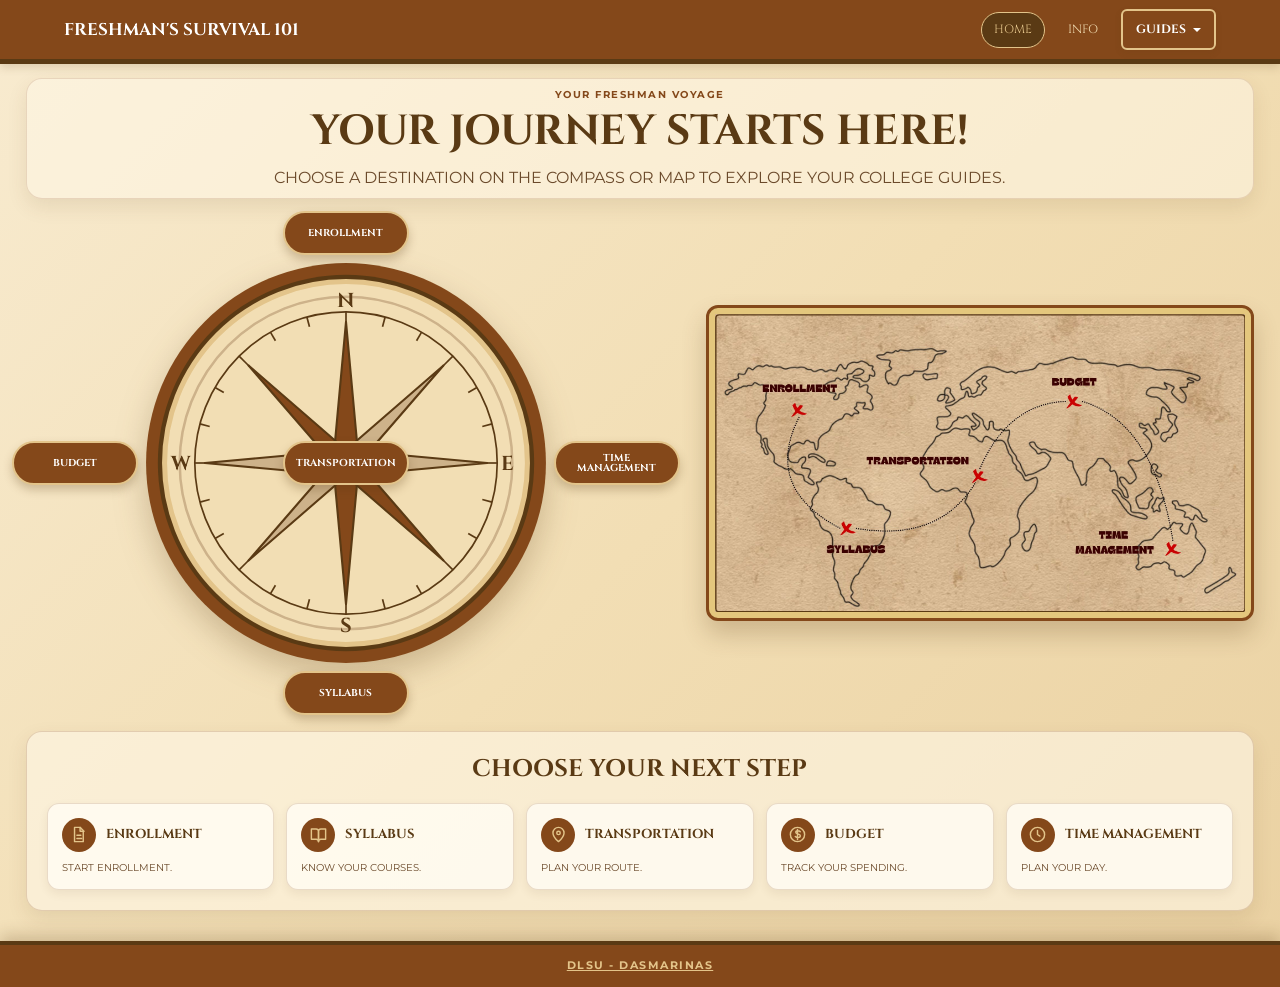
<file: index.html>
<!DOCTYPE html>
<html lang="en">
<head>
  <meta charset="UTF-8">
  <meta name="viewport" content="width=device-width, initial-scale=1">
  <meta name="description" content="A practical guide to starting college.">
  <title>Freshman's Survival 101</title>

  <link rel="preconnect" href="https://fonts.googleapis.com">
  <link rel="preconnect" href="https://fonts.gstatic.com" crossorigin>
  <link href="https://fonts.googleapis.com/css2?family=Cinzel:wght@600;700&family=Montserrat:wght@400;500;600;700&display=swap" rel="stylesheet">
  <link rel="stylesheet" href="css/style.css?v=homepage-visual-31">
</head>

<body>
  <header class="top-bar">
    <a class="logo" href="index.html">Freshman's Survival 101</a>

    <nav aria-label="Main navigation">
      <a href="index.html" aria-current="page">Home</a>
      <a href="info.html">Info</a>

      <div class="dropdown">
        <button class="dropdown-button" type="button" aria-haspopup="true" aria-expanded="false" aria-controls="guides-menu">
          Guides
        </button>

        <div class="dropdown-menu" id="guides-menu">
          <a href="info.html#enrollment">Enrollment</a>
          <a href="info.html#syllabus">Syllabus</a>
          <a href="commuting.html#transportation">Transportation</a>
          <a href="commuting.html#budget">Budget</a>
          <a href="commuting.html#time-management">Time Management</a>
        </div>
      </div>
    </nav>
  </header>

  <main class="home-main">
    <section class="home-intro">
      <p class="eyebrow">Your Freshman Voyage</p>
      <h1>Your journey starts here!</h1>
      <p>Choose a destination on the compass or map to explore your college guides.</p>
    </section>

    <section class="home-columns" aria-label="Choose a freshman guide">
      <div class="compass-column">
        <div class="compass-wrapper">
          <svg class="compass-svg"
               viewBox="0 0 500 500"
               role="img"
               aria-label="Compass with links to five freshman guides">

            <circle cx="250" cy="250" r="238" fill="#84481a"/>
            <circle cx="250" cy="250" r="224" fill="#5a3a14"/>
            <circle cx="250" cy="250" r="216" fill="#f2deb4"
                    stroke="#e3c48a" stroke-width="6"/>
            <circle cx="250" cy="250" r="198" fill="none"
                    stroke="#cdb28a" stroke-width="3"/>
            <circle cx="250" cy="250" r="180" fill="none"
                    stroke="#5a3a14" stroke-width="2"/>

            <g stroke="#5a3a14" stroke-width="2">
              <line x1="250" y1="70" x2="250" y2="88"/>
              <line x1="250" y1="412" x2="250" y2="430"/>
              <line x1="70" y1="250" x2="88" y2="250"/>
              <line x1="412" y1="250" x2="430" y2="250"/>

              <g transform="rotate(15 250 250)"><line x1="250" y1="70" x2="250" y2="82"/></g>
              <g transform="rotate(30 250 250)"><line x1="250" y1="70" x2="250" y2="82"/></g>
              <g transform="rotate(45 250 250)"><line x1="250" y1="70" x2="250" y2="88"/></g>
              <g transform="rotate(60 250 250)"><line x1="250" y1="70" x2="250" y2="82"/></g>
              <g transform="rotate(75 250 250)"><line x1="250" y1="70" x2="250" y2="82"/></g>

              <g transform="rotate(105 250 250)"><line x1="250" y1="70" x2="250" y2="82"/></g>
              <g transform="rotate(120 250 250)"><line x1="250" y1="70" x2="250" y2="82"/></g>
              <g transform="rotate(135 250 250)"><line x1="250" y1="70" x2="250" y2="88"/></g>
              <g transform="rotate(150 250 250)"><line x1="250" y1="70" x2="250" y2="82"/></g>
              <g transform="rotate(165 250 250)"><line x1="250" y1="70" x2="250" y2="82"/></g>

              <g transform="rotate(195 250 250)"><line x1="250" y1="70" x2="250" y2="82"/></g>
              <g transform="rotate(210 250 250)"><line x1="250" y1="70" x2="250" y2="82"/></g>
              <g transform="rotate(225 250 250)"><line x1="250" y1="70" x2="250" y2="88"/></g>
              <g transform="rotate(240 250 250)"><line x1="250" y1="70" x2="250" y2="82"/></g>
              <g transform="rotate(255 250 250)"><line x1="250" y1="70" x2="250" y2="82"/></g>

              <g transform="rotate(285 250 250)"><line x1="250" y1="70" x2="250" y2="82"/></g>
              <g transform="rotate(300 250 250)"><line x1="250" y1="70" x2="250" y2="82"/></g>
              <g transform="rotate(315 250 250)"><line x1="250" y1="70" x2="250" y2="88"/></g>
              <g transform="rotate(330 250 250)"><line x1="250" y1="70" x2="250" y2="82"/></g>
              <g transform="rotate(345 250 250)"><line x1="250" y1="70" x2="250" y2="82"/></g>
            </g>

            <g id="compassRose"
               stroke="#5a3a14"
               stroke-width="2.5"
               stroke-linejoin="round">
              <path d="M250 82 L264 235 L250 250 L236 235 Z" fill="#84481a"/>
              <path d="M418 250 L265 264 L250 250 L265 236 Z" fill="#cdb28a"/>
              <path d="M250 418 L236 265 L250 250 L264 265 Z" fill="#84481a"/>
              <path d="M82 250 L235 236 L250 250 L235 264 Z" fill="#cdb28a"/>
              <path d="M366 134 L275 239 L250 250 L261 225 Z" fill="#cdb28a"/>
              <path d="M366 366 L261 275 L250 250 L275 261 Z" fill="#84481a"/>
              <path d="M134 366 L225 261 L250 250 L239 275 Z" fill="#cdb28a"/>
              <path d="M134 134 L239 225 L250 250 L225 239 Z" fill="#84481a"/>
            </g>

            <g class="compass-letter" fill="#5a3a14" text-anchor="middle">
              <text x="250" y="63.91">N</text>
              <text x="442" y="258">E</text>
              <text x="250" y="450.64">S</text>
              <text x="54" y="258">W</text>
            </g>

            <circle cx="250" cy="250" r="21" fill="#84481a"
                    stroke="#e3c48a" stroke-width="4"/>
            <circle cx="250" cy="250" r="6" fill="#d9735f"/>
          </svg>

          <a class="compass-button compass-north"
             href="info.html#enrollment"
             data-angle="0">
            Enrollment
          </a>

          <a class="compass-button compass-east"
             href="commuting.html#time-management"
             data-angle="90">
            Time Management
          </a>

          <a class="compass-button compass-south"
             href="info.html#syllabus"
             data-angle="180">
            Syllabus
          </a>

          <a class="compass-button compass-west"
             href="commuting.html#budget"
             data-angle="270">
            Budget
          </a>

          <a class="compass-button compass-center"
             href="commuting.html#transportation"
             data-angle="45">
            Transportation
          </a>
        </div>
      </div>

      <div class="map-column">
        <div class="map-frame">
          <svg class="map-svg"
               viewBox="0 0 1920 1080"
               role="img"
               aria-label="World map showing the five freshman guide destinations">

            <rect width="1920" height="1080" rx="14" fill="#e4c77d"/>

            <g aria-hidden="true" transform="scale(2.1381 1.9048)">
              <path d="M70 95 Q160 48 250 115 L228 190 L172 225 L103 194 Z"
                    fill="#cdb28a" stroke="#84481a" stroke-width="3"/>
              <path d="M290 350 L350 325 L375 380 L350 475 L319 455 Z"
                    fill="#cdb28a" stroke="#84481a" stroke-width="3"/>
              <path d="M485 120 L570 85 L650 120 L638 210 L565 228 L510 190 Z"
                    fill="#cdb28a" stroke="#84481a" stroke-width="3"/>
              <path d="M510 270 L580 245 L635 290 L615 390 L560 430 L525 370 Z"
                    fill="#cdb28a" stroke="#84481a" stroke-width="3"/>
              <path d="M690 365 L790 350 L835 410 L795 465 L705 450 Z"
                    fill="#cdb28a" stroke="#84481a" stroke-width="3"/>
              <path d="M55 275 C170 245 250 290 350 255 S535 250 625 275 S760 250 850 280"
                    fill="none" stroke="#a77c43" stroke-width="3"
                    stroke-dasharray="5 9"/>
            </g>

            <image href="images/world-map.jpg"
                   x="0"
                   y="0"
                   width="1920"
                   height="1080"
                   preserveAspectRatio="xMidYMid slice"/>

            <rect x="3" y="3" width="1914" height="1074" rx="12"
                  fill="none" stroke="#5a3a14" stroke-width="5"/>
          </svg>
        </div>
      </div>
    </section>

    <section class="guide-cards" aria-labelledby="guide-cards-title">
      <h2 id="guide-cards-title">Choose Your Next Step</h2>
      <div class="guide-card-grid">
        <article class="guide-card">
          <span class="guide-card-heading">
            <span class="guide-card-icon" aria-hidden="true">
              <svg viewBox="0 0 24 24"><path d="M7 3h7l4 4v14H7z"/><path d="M14 3v5h5M10 13h5M10 17h6"/></svg>
            </span>
            <span class="guide-card-title">Enrollment</span>
          </span>
          <span class="guide-card-description">Start enrollment.</span>
        </article>
        <article class="guide-card">
          <span class="guide-card-heading">
            <span class="guide-card-icon" aria-hidden="true">
              <svg viewBox="0 0 24 24"><path d="M3 5h6a3 3 0 0 1 3 3v13a3 3 0 0 0-3-3H3z"/><path d="M21 5h-6a3 3 0 0 0-3 3v13a3 3 0 0 1 3-3h6z"/></svg>
            </span>
            <span class="guide-card-title">Syllabus</span>
          </span>
          <span class="guide-card-description">Know your courses.</span>
        </article>
        <article class="guide-card">
          <span class="guide-card-heading">
            <span class="guide-card-icon" aria-hidden="true">
              <svg viewBox="0 0 24 24"><path d="M19 10c0 5-7 11-7 11S5 15 5 10a7 7 0 1 1 14 0z"/><circle cx="12" cy="10" r="2.2"/></svg>
            </span>
            <span class="guide-card-title">Transportation</span>
          </span>
          <span class="guide-card-description">Plan your route.</span>
        </article>
        <article class="guide-card">
          <span class="guide-card-heading">
            <span class="guide-card-icon" aria-hidden="true">
              <svg viewBox="0 0 24 24"><circle cx="12" cy="12" r="9"/><path d="M15.5 8.5c-.7-.8-1.6-1.2-3-1.2-1.6 0-2.7.8-2.7 2 0 3 5.8 1.2 5.8 4.3 0 1.3-1.2 2.3-3 2.3-1.3 0-2.5-.4-3.4-1.3M12 5.5v13"/></svg>
            </span>
            <span class="guide-card-title">Budget</span>
          </span>
          <span class="guide-card-description">Track your spending.</span>
        </article>
        <article class="guide-card">
          <span class="guide-card-heading">
            <span class="guide-card-icon" aria-hidden="true">
              <svg viewBox="0 0 24 24"><circle cx="12" cy="12" r="9"/><path d="M12 7v5l3 2"/></svg>
            </span>
            <span class="guide-card-title">Time Management</span>
          </span>
          <span class="guide-card-description">Plan your day.</span>
        </article>
      </div>
    </section>
  </main>

  <footer>
  <a href="https://en.wikipedia.org/wiki/De_La_Salle_University_%E2%80%93_Dasmari%C3%B1as" target="_blank" rel="noopener" style="color:inherit;">DLSU - Dasmarinas</a>
</footer>

  <script>
  
    const compassRose = document.getElementById("compassRose");
    const compassLinks = document.querySelectorAll(".compass-button");
    let compassIsMoving = false;

 
    compassLinks.forEach(function (link) {
      link.addEventListener("click", function (event) {
        if (compassIsMoving) {
          event.preventDefault();
          return;
        }

        compassIsMoving = true;
        event.preventDefault();

        const direction = Number(link.dataset.angle);
        compassRose.style.transform =
          "rotate(" + (360 + direction) + "deg)";

        window.setTimeout(function () {
          window.location.href = link.href;
        }, 650);
      });
    });

    window.addEventListener("pageshow", function () {
      compassIsMoving = false;
      compassRose.style.transition = "none";
      compassRose.style.transform = "rotate(0deg)";

      window.setTimeout(function () {
        compassRose.style.transition =
          "transform 650ms cubic-bezier(0.2, 0.75, 0.25, 1)";
      }, 50);
    });
  </script>
  <script src="navigation.js"></script>
</body>
</html>
</file>
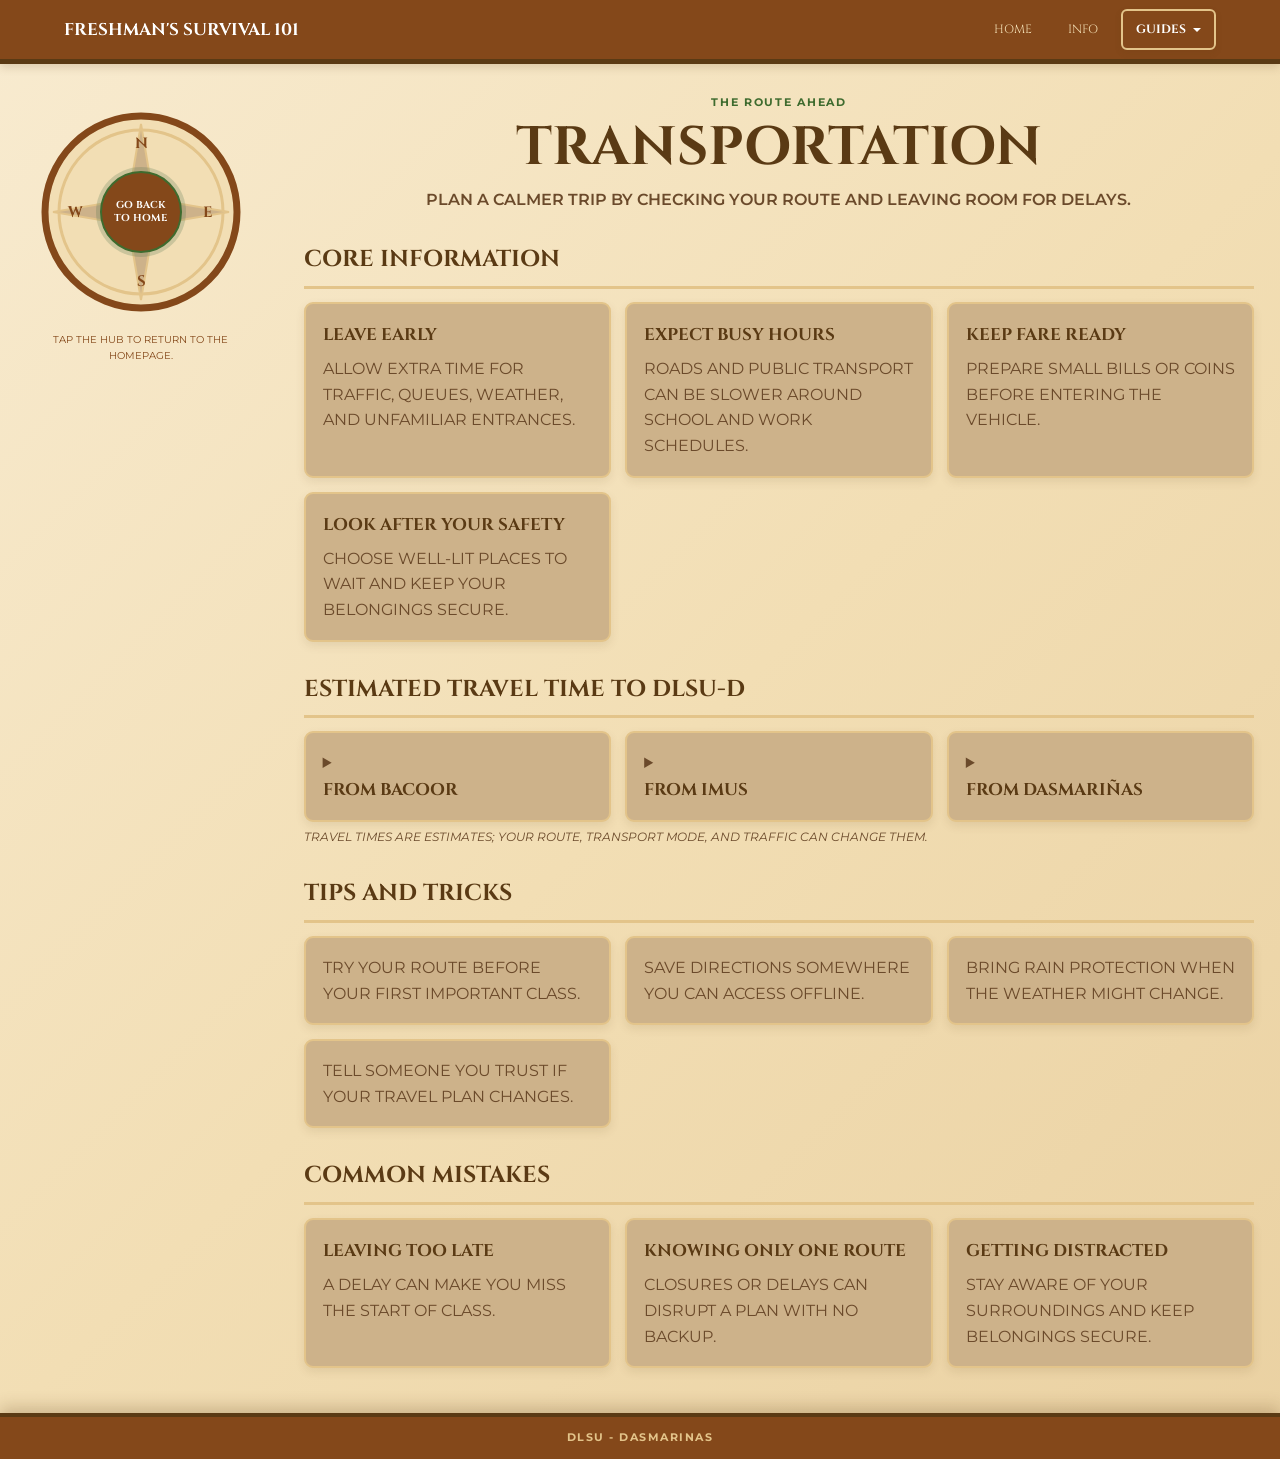
<file: commuting.html>
<!DOCTYPE html>
<html lang="en">
<head>
  <meta charset="UTF-8">
  <meta name="viewport" content="width=device-width, initial-scale=1">
  <title>Campus Life Guides | Freshman's Survival 101</title>
  <link rel="preconnect" href="https://fonts.googleapis.com">
  <link rel="preconnect" href="https://fonts.gstatic.com" crossorigin>
  <link href="https://fonts.googleapis.com/css2?family=Cinzel:wght@600;700&family=Montserrat:wght@400;500;600;700&display=swap" rel="stylesheet">
  <link rel="stylesheet" href="css/style.css?v=homepage-visual-31">
  <link rel="stylesheet" href="css/commuting.css">
</head>
<body>
  <header class="top-bar">
    <a class="logo" href="index.html">Freshman's Survival 101</a>
    <nav aria-label="Main navigation">
      <a href="index.html">Home</a><a href="info.html">Info</a>
      <div class="dropdown"><button class="dropdown-button" type="button" aria-haspopup="true" aria-expanded="false" aria-controls="guides-menu">Guides</button>
        <div class="dropdown-menu" id="guides-menu">
          <a href="info.html#enrollment">Enrollment</a>
          <a href="info.html#syllabus">Syllabus</a>
          <a href="commuting.html#transportation" aria-current="page">Transportation</a>
          <a href="commuting.html#budget">Budget</a>
          <a href="commuting.html#time-management">Time Management</a>
        </div>
      </div>
    </nav>
  </header>

  <main class="commuting-main">
    <div class="guide-layout">
      <aside class="guide-compass" id="guideCompass" aria-label="Guide compass">
        <svg viewBox="0 0 220 220" aria-hidden="true" focusable="false">
          <circle class="guide-compass-rim" cx="110" cy="110" r="96"/>
          <circle class="guide-compass-inner" cx="110" cy="110" r="82"/>
          <path class="guide-compass-point" d="M110 22 L96 105 L110 98 L124 105 Z"/>
          <path class="guide-compass-point" d="M198 110 L115 96 L122 110 L115 124 Z"/>
          <path class="guide-compass-point" d="M110 198 L124 115 L110 122 L96 115 Z"/>
          <path class="guide-compass-point" d="M22 110 L105 124 L98 110 L105 96 Z"/>
          <path class="guide-compass-needle" d="M110 22 L98 105 L110 98 L122 105 Z"/>
          <text class="guide-compass-label" x="110" y="46">N</text>
          <text class="guide-compass-label" x="176" y="115">E</text>
          <text class="guide-compass-label" x="110" y="184">S</text>
          <text class="guide-compass-label" x="44" y="115">W</text>
        </svg>
        <a class="guide-compass-home" href="index.html">GO BACK<br>TO HOME</a>
        <p class="guide-compass-hint">Tap the hub to return to the homepage.</p>
      </aside>
    <div class="commuting-content">
      <section class="guide-view" id="transportation" data-compass-direction="center">
      <section class="page-heading">
        <p class="eyebrow">The Route Ahead</p>
        <h1>Transportation</h1>
        <p class="promise">Plan a calmer trip by checking your route and leaving room for delays.</p>
      </section>

      <section>
        <h2 class="section-title">Core Information</h2>
        <div class="card-grid">
          <article class="card"><h3>Leave Early</h3><p>Allow extra time for traffic, queues, weather, and unfamiliar entrances.</p></article>
          <article class="card"><h3>Expect Busy Hours</h3><p>Roads and public transport can be slower around school and work schedules.</p></article>
          <article class="card"><h3>Keep Fare Ready</h3><p>Prepare small bills or coins before entering the vehicle.</p></article>
          <article class="card"><h3>Look After Your Safety</h3><p>Choose well-lit places to wait and keep your belongings secure.</p></article>
        </div>
      </section>

      <section class="travel-time-estimates" aria-labelledby="travel-time-title">
        <h2 class="section-title" id="travel-time-title">Estimated Travel Time to DLSU-D</h2>
        <div class="card-grid">
          <details class="card travel-time-card">
            <summary><h3>From Bacoor</h3></summary>
            <p>Estimated travel time: 45–60+ minutes.</p>
          </details>
          <details class="card travel-time-card">
            <summary><h3>From Imus</h3></summary>
            <p>Estimated travel time: 45–60 minutes.</p>
          </details>
          <details class="card travel-time-card">
            <summary><h3>From Dasmariñas</h3></summary>
            <p>Estimated travel time: 15–30 minutes.</p>
          </details>
        </div>
        <p class="travel-time-note"><em>Travel times are estimates; your route, transport mode, and traffic can change them.</em></p>
      </section>

      <section>
        <h2 class="section-title">Tips and Tricks</h2>
        <div class="card-grid">
          <article class="card"><p>Try your route before your first important class.</p></article>
          <article class="card"><p>Save directions somewhere you can access offline.</p></article>
          <article class="card"><p>Bring rain protection when the weather might change.</p></article>
          <article class="card"><p>Tell someone you trust if your travel plan changes.</p></article>
        </div>
      </section>

      <section>
        <h2 class="section-title">Common Mistakes</h2>
        <div class="card-grid">
          <article class="card"><h3>Leaving Too Late</h3><p>A delay can make you miss the start of class.</p></article>
          <article class="card"><h3>Knowing Only One Route</h3><p>Closures or delays can disrupt a plan with no backup.</p></article>
          <article class="card"><h3>Getting Distracted</h3><p>Stay aware of your surroundings and keep belongings secure.</p></article>
        </div>
      </section>

      </section>

      <section class="guide-view" id="budget" data-compass-direction="west">
      <section class="page-heading">
      <p class="eyebrow">Guard the Treasure</p>
      <h1>Budget</h1>
      <p class="promise">Plan where your allowance goes so everyday costs do not catch you by surprise.</p>
    </section>

    <section>
      <h2 class="section-title">Core Information</h2>
      <div class="card-grid">
        <article class="card"><h3>Small Costs Add Up</h3><p>Food, fares, printing, and school supplies can quietly use up your allowance.</p></article>
        <article class="card"><h3>Know Regular Costs</h3><p>List expected costs, such as transportation, meals, and required materials.</p></article>
        <article class="card"><h3>Plan Flexible Spending</h3><p>Snacks, optional activities, and extra supplies can change from day to day.</p></article>
        <article class="card"><h3>Set a Daily Limit</h3><p>Divide your allowance by the number of days it needs to cover.</p></article>
        <article class="card"><h3>Keep Emergency Money</h3><p>When possible, set aside a small amount for unexpected needs.</p></article>
      </div>
    </section>

    <section>
      <h2 class="section-title">Tips and Tricks</h2>
      <div class="card-grid">
        <article class="card"><p>Separate fare money from flexible spending.</p></article>
        <article class="card"><p>Write down small purchases before you forget.</p></article>
        <article class="card"><p>Check project instructions before buying supplies.</p></article>
        <article class="card"><p>Save receipts when you need to track a purchase.</p></article>
      </div>
    </section>

    <section>
      <h2 class="section-title">Common Mistakes</h2>
      <div class="card-grid">
        <article class="card"><h3>Spending Too Much Early</h3><p>Keep enough for the remaining days of your budget period.</p></article>
        <article class="card"><h3>Forgetting Small Purchases</h3><p>Snacks and printing costs add up when you do not record them.</p></article>
        <article class="card"><h3>Using Emergency Money Casually</h3><p>Try to keep the reserve for unexpected needs.</p></article>
      </div>
    </section>

    <section class="tool-section">
      <h2>Daily Budget Planner</h2>
      <div class="budget-settings">
        <label for="allowanceInput">Allowance (₱)
          <input id="allowanceInput" type="number" min="0" step="100" placeholder="1000">
        </label>
        <label for="daysInput">Number of Days
          <input id="daysInput" type="number" min="1" step="1" placeholder="10">
        </label>
        <label for="dailySpendingInput">Expected Daily Spending (₱)
          <input id="dailySpendingInput" type="number" min="0" step="50" placeholder="300">
        </label>
        <button id="setBudgetButton" type="button">Set Budget</button>
      </div>

      <div class="budget-summary budget-summary-pair">
        <div><span>Daily Budget</span><strong id="dailyBudget">₱0.00</strong></div>
        <div><span>Estimated Daily Savings</span><strong id="estimatedSavings">—</strong></div>
      </div>
      <p id="savingsMessage" class="tool-result" aria-live="polite">Enter expected daily spending to estimate your savings.</p>
      <p id="budgetError" class="error-message" aria-live="polite"></p>
    </section>

      </section>

      <section class="guide-view" id="time-management" data-compass-direction="east">
      <section class="page-heading">
      <p class="eyebrow">Command the Clock</p>
      <h1>Time Management</h1>
      <p class="promise">Build a manageable routine for class, study, rest, and the unexpected.</p>
    </section>

    <section>
      <h2 class="section-title">Core Information</h2>
      <div class="card-grid">
        <article class="card"><h3>A Different Schedule</h3><p>College may have longer breaks between classes and more independent work. Plan some of your own study time.</p></article>
        <article class="card"><h3>Use Vacant Hours</h3><p>Review notes, read a section, or start a small task. You do not need to fill every free minute.</p></article>
        <article class="card"><h3>Start Before the Deadline</h3><p>Break large assignments into smaller steps to avoid last-minute cramming.</p></article>
        <article class="card"><h3>A Study Rule of Thumb</h3><p>About two study hours for each hour of class can be a starting point, not a strict rule.</p></article>
        <article class="card"><h3>Make Rest Part of the Plan</h3><p>Sleep, meals, and breaks support learning. A schedule needs room for rest.</p></article>
      </div>
    </section>

    <section>
      <h2 class="section-title">Tips and Tricks</h2>
      <div class="card-grid">
        <article class="card"><p>Write a short list of today's priorities.</p></article>
        <article class="card"><p>Break projects into steps you can finish in one sitting.</p></article>
        <article class="card"><p>Add travel time and meals to your weekly plan.</p></article>
        <article class="card"><p>Review your schedule once a week and adjust it.</p></article>
      </div>
    </section>

    <section>
      <h2 class="section-title">Common Mistakes</h2>
      <div class="card-grid">
        <article class="card"><h3>Putting Everything Off</h3><p>Starting late leaves less time to ask for help or fix a problem.</p></article>
        <article class="card"><h3>Overloading Your Day</h3><p>Leave room for delays, breaks, and tasks that take longer than expected.</p></article>
        <article class="card"><h3>Skipping Sleep</h3><p>Late nights can make it harder to focus and remember what you studied.</p></article>
      </div>
    </section>

    <section>
      <h2 class="section-title">Build a Weekly Routine</h2>
      <div class="card">
        <p>Start by marking your classes and deadlines, then set aside realistic study blocks. Include travel, meals, and sleep, and leave open time for breaks or unexpected changes. Review your plan once a week and adjust it when your workload changes.</p>
      </div>
    </section>

    <section class="tool-section" aria-labelledby="task-planner-title">
      <h2 id="task-planner-title">My Task List</h2>
      <p>Add tasks, mark them complete, or remove them. Your list is saved in this browser.</p>
      <form id="taskForm" class="task-form">
        <label class="sr-only" for="taskInput">New task</label>
        <input id="taskInput" name="task" type="text" maxlength="120" placeholder="Add a task" autocomplete="off" required>
        <button id="addTaskButton" type="submit">Add Task</button>
      </form>
      <p id="taskStatus" class="tool-result" aria-live="polite"></p>
      <ul id="taskList" class="task-list" aria-label="Your tasks"></ul>
    </section>
      </section>
    </div>
    </div>
  </main>

  <script src="guide-views.js"></script>
  <script src="budget.js"></script>
  <script src="schedule.js"></script>
  <footer>DLSU - Dasmarinas</footer>
  <script src="navigation.js"></script>
</body>
</html>
</file>
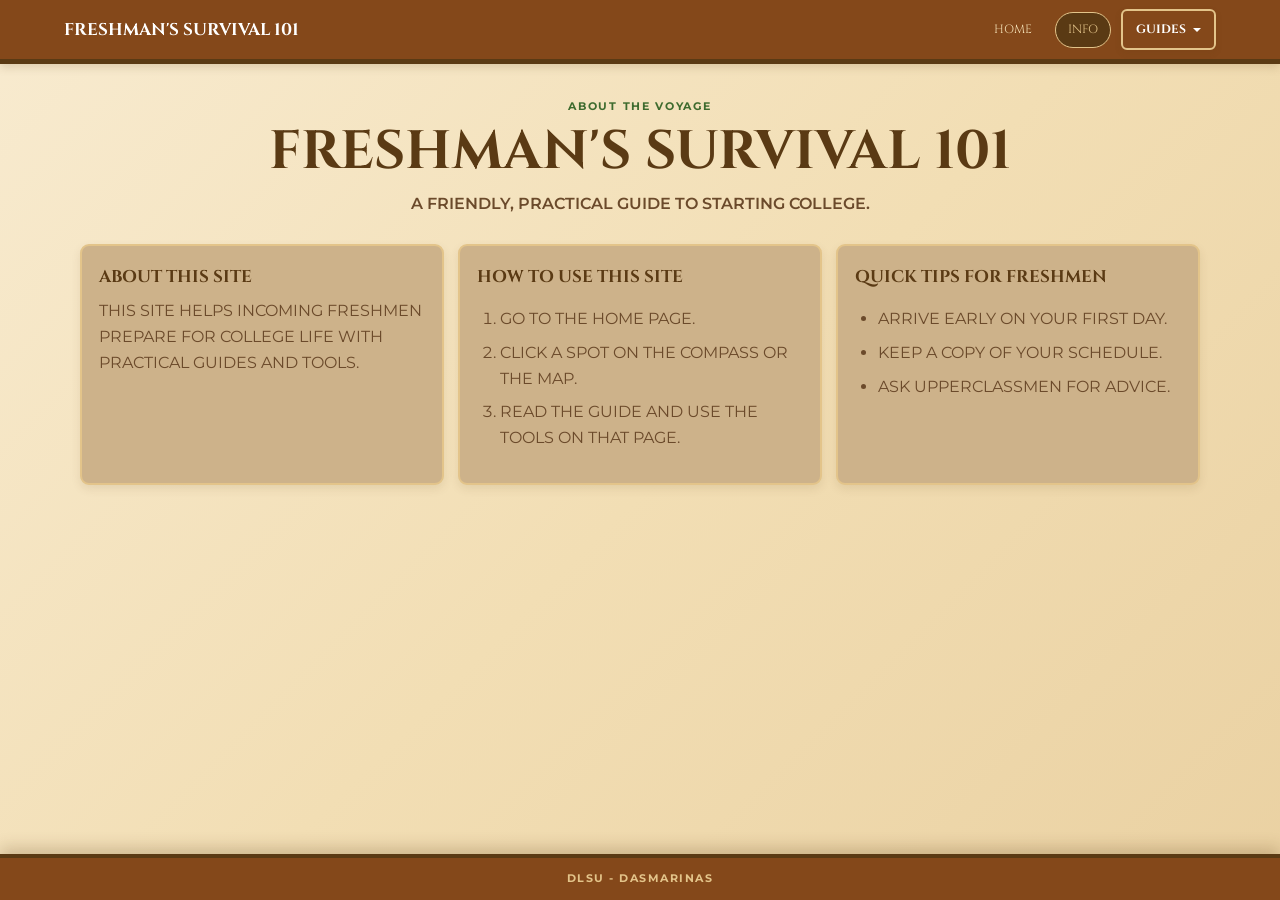
<file: info.html>
<!DOCTYPE html>
<html lang="en">
<head>
  <meta charset="UTF-8">
  <meta name="viewport" content="width=device-width, initial-scale=1">
  <title>College Guides | Freshman's Survival 101</title>
  <link rel="preconnect" href="https://fonts.googleapis.com">
  <link rel="preconnect" href="https://fonts.gstatic.com" crossorigin>
  <link href="https://fonts.googleapis.com/css2?family=Cinzel:wght@600;700&family=Montserrat:wght@400;500;600;700&display=swap" rel="stylesheet">
  <link rel="stylesheet" href="css/style.css?v=homepage-visual-31">
</head>
<body>
  <header class="top-bar">
    <a class="logo" href="index.html">Freshman's Survival 101</a>
    <nav aria-label="Main navigation">
      <a href="index.html">Home</a><a href="info.html" aria-current="page">Info</a>
      <div class="dropdown"><button class="dropdown-button" type="button" aria-haspopup="true" aria-expanded="false" aria-controls="guides-menu">Guides</button>
        <div class="dropdown-menu" id="guides-menu">
          <a href="info.html#enrollment">Enrollment</a>
          <a href="info.html#syllabus">Syllabus</a>
          <a href="commuting.html#transportation">Transportation</a>
          <a href="commuting.html#budget">Budget</a>
          <a href="commuting.html#time-management">Time Management</a>
        </div>
      </div>
    </nav>
  </header>

  <main class="page-main">
    <div class="guide-layout">
      <aside class="guide-compass" id="guideCompass" aria-label="Guide compass" hidden>
        <svg viewBox="0 0 220 220" aria-hidden="true" focusable="false">
          <circle class="guide-compass-rim" cx="110" cy="110" r="96"/>
          <circle class="guide-compass-inner" cx="110" cy="110" r="82"/>
          <path class="guide-compass-point" d="M110 22 L96 105 L110 98 L124 105 Z"/>
          <path class="guide-compass-point" d="M198 110 L115 96 L122 110 L115 124 Z"/>
          <path class="guide-compass-point" d="M110 198 L124 115 L110 122 L96 115 Z"/>
          <path class="guide-compass-point" d="M22 110 L105 124 L98 110 L105 96 Z"/>
          <path class="guide-compass-needle" d="M110 22 L98 105 L110 98 L122 105 Z"/>
          <text class="guide-compass-label" x="110" y="46">N</text>
          <text class="guide-compass-label" x="176" y="115">E</text>
          <text class="guide-compass-label" x="110" y="184">S</text>
          <text class="guide-compass-label" x="44" y="115">W</text>
        </svg>
        <a class="guide-compass-home" href="index.html">GO BACK<br>TO HOME</a>
        <p class="guide-compass-hint">Tap the hub to return to the homepage.</p>
      </aside>
      <div class="guide-content">
    <section class="guide-view" id="overview">
    <section class="page-heading">
      <p class="eyebrow">About the Voyage</p>
      <h1>Freshman's Survival 101</h1>
      <p class="promise">A friendly, practical guide to starting college.</p>
    </section>

    <section class="card-grid about-grid">
      <article class="card">
        <h2>About This Site</h2>
        <p>This site helps incoming freshmen prepare for college life with practical guides and tools.</p>
      </article>
      <article class="card">
        <h2>How to Use This Site</h2>
        <ol class="number-list">
          <li>Go to the home page.</li>
          <li>Click a spot on the compass or the map.</li>
          <li>Read the guide and use the tools on that page.</li>
        </ol>
      </article>
      <article class="card">
        <h2>Quick Tips for Freshmen</h2>
        <ul class="plain-list">
          <li>Arrive early on your first day.</li>
          <li>Keep a copy of your schedule.</li>
          <li>Ask upperclassmen for advice.</li>
        </ul>
      </article>
    </section>

    </section>

    <section class="guide-view" id="enrollment" data-compass-direction="north">
    <section class="page-heading">
      <p class="eyebrow">Your First Step Ashore</p>
      <h1>Enrollment</h1>
      <p class="promise">Learn the usual steps and prepare your documents before enrollment gets busy.</p>
    </section>

    <section>
      <h2 class="section-title">Core Information</h2>
      <div class="card-grid">
        <article class="card card-wide">
          <h3>How Enrollment Works</h3>
          <ol class="number-list">
            <li>Check and save your admission result.</li>
            <li>Submit documents as directed by admission office or website.</li>
            <li>Review your assessment and ask about any unclear fees.</li>
            <li>Pay using card or cash and keep the receipt.</li>
            <li>Confirm your subjects, section, schedule, and rooms AT YOUR STUDENT PORTAL OR STRAIGHT TO THE OFFICE.</li>
            <li>Follow instructions for your ID and orientation at the admission office.</li>
          </ol>
        </article>

        <article class="card card-wide">
          <h3>Documents You May Need</h3>
          <p>Open each item for a short explanation. Confirm exact requirements with your school.</p>
          <div class="document-list">
            <article class="document-card">
              <button class="document-toggle" type="button" aria-expanded="false">Birth Certificate (PSA)</button>
              <div class="document-details"><p><strong>What:</strong> Official record of birth.</p><p><strong>Where:</strong> PSA office or authorized service.</p><p><strong>Tip:</strong> Ask if an original is required and bring photocopies.</p></div>
            </article>
            <article class="document-card">
              <button class="document-toggle" type="button" aria-expanded="false">Report Card (Form 138)</button>
              <div class="document-details"><p><strong>What:</strong> Your high school record.</p><p><strong>Where:</strong> Your previous school's registrar.</p><p><strong>Tip:</strong> Check signature and original-copy requirements.</p></div>
            </article>
            <article class="document-card">
              <button class="document-toggle" type="button" aria-expanded="false">Good Moral Certificate</button>
              <div class="document-details"><p><strong>What:</strong> A certificate about your student conduct.</p><p><strong>Where:</strong> Previous school's guidance office or registrar.</p><p><strong>Tip:</strong> Request it early so there is time for signatures.</p></div>
            </article>
            <article class="document-card">
              <button class="document-toggle" type="button" aria-expanded="false">2x2 ID Pictures</button>
              <div class="document-details"><p><strong>What:</strong> Recent photographs for student records.</p><p><strong>Where:</strong> Photo studio or school booth.</p><p><strong>Tip:</strong> Bring 2 to 3 extra copies and check background rules.</p></div>
            </article>
            <article class="document-card">
              <button class="document-toggle" type="button" aria-expanded="false">Medical Certificate</button>
              <div class="document-details"><p><strong>What:</strong> A health document completed by a provider.</p><p><strong>Where:</strong> A clinic or [REPLACE: SCHOOL HEALTH OFFICE].</p><p><strong>Tip:</strong> Ask for the school's form before your appointment.</p></div>
            </article>
            <article class="document-card">
              <button class="document-toggle" type="button" aria-expanded="false">Valid Identification</button>
              <div class="document-details"><p><strong>What:</strong> An accepted government or school ID.</p><p><strong>Where:</strong> The agency or school that issues it.</p><p><strong>Tip:</strong> Keep the original safe and bring a photocopy if asked.</p></div>
            </article>
            <article class="document-card">
              <button class="document-toggle" type="button" aria-expanded="false">Application or Admission Form</button>
              <div class="document-details"><p><strong>What:</strong> A form with your personal and program information.</p><p><strong>Where:</strong> [REPLACE: ADMISSION WEBSITE OR OFFICE].</p><p><strong>Tip:</strong> Check spelling and contact details before submitting.</p></div>
            </article>
          </div>
        </article>

      </div>
    </section>

    <section>
      <h2 class="section-title">Tips and Tricks</h2>
      <div class="card-grid">
        <article class="card"><p>Use one folder for originals and one for photocopies.</p></article>
        <article class="card"><p>Check requirements before traveling to campus.</p></article>
        <article class="card"><p>Photograph receipts and confirmation slips.</p></article>
        <article class="card"><p>Ask for written instructions if there are many steps.</p></article>
      </div>
    </section>

    <section>
      <h2 class="section-title">Common Mistakes</h2>
      <div class="card-grid">
        <article class="card"><h3>Going on the Last Day</h3><p>Long lines or a missing paper can add stress.</p></article>
        <article class="card"><h3>Forgetting a Document</h3><p>Confirm which originals and copies are required.</p></article>
        <article class="card"><h3>Not Checking the Schedule</h3><p>Review your section, subjects, rooms, and class times.</p></article>
      </div>
    </section>

    <section class="tool-section">
      <h2>Document Checklist</h2>
      <p id="doneCounter" class="tool-counter" aria-live="polite">DONE: 0 OF 7</p>
      <p id="allDoneMessage" class="all-done" aria-live="polite"></p>
      <div id="documentChecklist" class="checklist"></div>
    </section>
    </section>

    <section class="guide-view" id="syllabus" data-compass-direction="south">
    <section class="page-heading">
      <p class="eyebrow">Read the Course Map</p>
      <h1>Syllabus</h1>
      <p class="promise">Use your syllabus to plan ahead and understand what each course expects.</p>
    </section>

    <section aria-labelledby="syllabus-information-title">
      <h2 class="section-title" id="syllabus-information-title">Course Information</h2>
      <div class="content-tabs" role="tablist" aria-label="Syllabus information">
        <button class="content-tab" id="syllabus-tab-course-description" type="button" role="tab" aria-selected="true" aria-controls="syllabus-panel-course-description" tabindex="0">Course Description</button>
        <button class="content-tab" id="syllabus-tab-grading-system" type="button" role="tab" aria-selected="false" aria-controls="syllabus-panel-grading-system" tabindex="-1">Grading System</button>
        <button class="content-tab" id="syllabus-tab-attendance-late-work" type="button" role="tab" aria-selected="false" aria-controls="syllabus-panel-attendance-late-work" tabindex="-1">Attendance &amp; Late Work</button>
        <button class="content-tab" id="syllabus-tab-schedule-deadlines" type="button" role="tab" aria-selected="false" aria-controls="syllabus-panel-schedule-deadlines" tabindex="-1">Schedule &amp; Deadlines</button>
        <button class="content-tab" id="syllabus-tab-materials" type="button" role="tab" aria-selected="false" aria-controls="syllabus-panel-materials" tabindex="-1">Materials</button>
      </div>
      <section class="content-panel" id="syllabus-panel-course-description" role="tabpanel" aria-labelledby="syllabus-tab-course-description" tabindex="0">
        <p>This section explains what the course covers and the main ideas or skills students will learn. It outlines key topics and expected learning outcomes.</p>
      </section>
      <section class="content-panel" id="syllabus-panel-grading-system" role="tabpanel" aria-labelledby="syllabus-tab-grading-system" tabindex="0" hidden>
        <p>Grades may include quizzes, activities, projects, and exams. Check the syllabus for each category's percentage and how the final grade is calculated.</p>
      </section>
      <section class="content-panel" id="syllabus-panel-attendance-late-work" role="tabpanel" aria-labelledby="syllabus-tab-attendance-late-work" tabindex="0" hidden>
        <p>The syllabus lists absence limits and rules for late submissions. Policies vary by instructor, so check your instructor's requirements.</p>
      </section>
      <section class="content-panel" id="syllabus-panel-schedule-deadlines" role="tabpanel" aria-labelledby="syllabus-tab-schedule-deadlines" tabindex="0" hidden>
        <p>Look for dates of major exams and submissions. Write deadlines in a planner and update it when your instructor announces changes.</p>
      </section>
      <section class="content-panel" id="syllabus-panel-materials" role="tabpanel" aria-labelledby="syllabus-tab-materials" tabindex="0" hidden>
        <p>Review the required books, software, and supplies before the course starts. Ask your instructor what is required before buying anything.</p>
      </section>
    </section>

    <section>
      <h2 class="section-title">Tips and Tricks</h2>
      <div class="card-grid">
        <article class="card"><p>Read the entire syllabus during the first week.</p></article>
        <article class="card"><p>Add major deadlines to your calendar immediately.</p></article>
        <article class="card"><p>Keep a copy where you can find it quickly.</p></article>
        <article class="card"><p>Ask early if a requirement is unclear.</p></article>
      </div>
    </section>

    <section>
      <h2 class="section-title">Common Mistakes</h2>
      <div class="card-grid">
        <article class="card"><h3>Never Reading It</h3><p>You may miss grading, attendance, or assignment rules.</p></article>
        <article class="card"><h3>Missing Deadlines</h3><p>Write dates down instead of expecting to remember them.</p></article>
        <article class="card"><h3>Assuming Every Course Is the Same</h3><p>Check each instructor's expectations separately.</p></article>
      </div>
    </section>
      
    </section>
      </div>
    </div>
  </main>

  <script src="guide-views.js"></script>
  <script src="enrollment.js"></script>
  <script src="tabs.js"></script>
  <script src="navigation.js"></script>
  <footer>DLSU - Dasmarinas</footer>
</body>
</html>
</file>
<file: css/style.css>
:root {
  --cream: #f2deb4;  --brown: #84481a;  --dark: #5a3a14;  --tan: #cdb28a;  --gold: #e3c48a;  --green: #3e6b2e;  --coral: #d9735f;  --text: #6b4a2b;
}
* {
  box-sizing: border-box;
}
html {
  min-height: 100%;  scroll-behavior: smooth;
}
body {
  min-height: 100vh;  margin: 0;  display: flex;  flex-direction: column;  background: linear-gradient(135deg, #f8ebd0 0%, var(--cream) 52%, #ead1a2 100%);  color: var(--text);  font-family: "Montserrat", Arial, sans-serif;  text-transform: uppercase;  line-height: 1.6;
}
h1, h2, h3, .logo, nav, .compass-button, .compass-letter {
  font-family: "Cinzel", Georgia, serif;
}
button, input {
  font: inherit;  text-transform: uppercase;
}
button, a, input {
  outline: none;
}
button:focus-visible, a:focus-visible, input:focus-visible {
  outline: 3px solid var(--coral);  outline-offset: 3px;
}
button {
  cursor: pointer;
}
button, .top-bar nav > a, .dropdown-menu a, .compass-button {
  font-family: "Cinzel", Georgia, serif;
}
.top-bar {
  position: relative;  z-index: 10;  min-height: 58px;  padding: 9px 5%;  display: flex;  align-items: center;  justify-content: space-between;  gap: 20px;  border-bottom: 5px solid var(--dark);  background: var(--brown);  color: white;  box-shadow: 0 3px 9px rgba(90, 58, 20, 0.18);
}
.logo {
  color: white;  font-size: 17px;  font-weight: 700;  text-decoration: none;
}
nav {
  display: flex;  align-items: center;  gap: 10px;
}
nav > a, .dropdown-button {
  min-height: 36px;  display: inline-flex;  align-items: center;  padding: 7px 12px;  border: 1px solid transparent;  border-radius: 999px;  color: var(--cream);  font-size: 12px;  text-decoration: none;  transition: background 150ms ease, border-color 150ms ease, color 150ms ease;
}
nav > a:hover, .dropdown-button:hover, .dropdown:hover .dropdown-button, .dropdown:focus-within .dropdown-button {
  border-color: var(--gold);  background: rgba(90, 58, 20, 0.45);  color: var(--gold);
}
nav > a[aria-current="page"] {
  border-color: var(--gold);  background: var(--dark);  color: var(--gold);
}
.logo:hover {
  color: var(--gold);
}
.dropdown {
  position: relative;
}
.dropdown-button {
  background: transparent;
}
.dropdown-button::after {
  width: 0;  height: 0;  margin-left: 7px;  border: 4px solid transparent;  border-top-color: currentColor;  content: "";  translate: 0 2px;
}
.dropdown-menu {
  position: absolute;  top: 100%;  right: 0;  display: none;  width: 210px;  padding: 8px;  border: 2px solid var(--gold);  border-radius: 7px;  background: var(--brown);  box-shadow: 0 8px 18px rgba(90, 58, 20, 0.22);
}
.dropdown:hover .dropdown-menu, .dropdown:focus-within .dropdown-menu {
  display: block;
}
.dropdown-menu a {
  display: block;  padding: 9px 11px;  border-radius: 4px;  color: white;  font-size: 12px;  text-decoration: none;
}
.dropdown-menu a:hover {
  background: var(--coral);
}
main {
  flex: 1;
}
.home-main, .page-main {
  width: min(1120px, 92%);  margin: 0 auto;  padding: 34px 0 50px;
}
.guide-layout {
  display: grid;  grid-template-columns: minmax(180px, 230px) minmax(0, 1fr);  align-items: start;  gap: clamp(24px, 4vw, 48px);
}
.guide-layout:not(.has-compass) {
  display: block;
}
.guide-content, .commuting-content {
  min-width: 0;
}
.guide-compass {
  position: sticky;  top: 24px;  width: min(220px, 100%);  margin: 8px auto 0;  display: grid;  justify-items: center;  text-align: center;
}
.guide-compass[hidden] {
  display: none;
}
.guide-compass svg {
  display: block;  width: 100%;  height: auto;
}
.guide-compass-rim {
  fill: var(--cream);  stroke: var(--brown);  stroke-width: 7;
}
.guide-compass-inner {
  fill: none;  stroke: #e3c48a;  stroke-width: 3;
}
.guide-compass-point {
  fill: #cdb28a;  stroke: #e3c48a;  stroke-width: 2;
}
.guide-compass-needle {
  fill: var(--green);  stroke: #e3c48a;  stroke-width: 2;  transform-box: view-box;  transform-origin: 110px 110px;  transition: transform 250ms ease, opacity 250ms ease;
}
.guide-compass[data-direction="east"] .guide-compass-needle {
  transform: rotate(90deg);
}
.guide-compass[data-direction="south"] .guide-compass-needle {
  transform: rotate(180deg);
}
.guide-compass[data-direction="west"] .guide-compass-needle {
  transform: rotate(270deg);
}
.guide-compass[data-direction="center"] .guide-compass-needle {
  opacity: 0;
}
.guide-compass-label {
  fill: var(--brown);  font-family: "Cinzel", Georgia, serif;  font-size: 15px;  font-weight: 700;  text-anchor: middle;
}
.guide-compass-home {
  position: absolute;  top: 110px;  left: 50%;  width: 82px;  height: 82px;  translate: -50% -50%;  display: grid;  place-content: center;  border: 2px solid var(--gold);  border-radius: 50%;  background: var(--brown);  box-shadow: 0 5px 12px rgba(90, 58, 20, 0.2);  color: white;  font-family: "Cinzel", Georgia, serif;  font-size: 10px;  font-weight: 700;  line-height: 1.35;  text-decoration: none;  transition: border-color 150ms ease, box-shadow 150ms ease;
}
.guide-compass-home:hover, .guide-compass-home:focus-visible, .guide-compass[data-direction="center"] .guide-compass-home {
  border-color: var(--green);  box-shadow: 0 0 0 4px rgba(63, 107, 69, 0.22);
}
.guide-compass-hint {
  margin: 10px 0 0;  color: var(--brown);  font-size: 10px;
}
.guide-view[data-compass-direction] {
  scroll-margin-top: 290px;
}
.home-main {
  width: min(1280px, 94%);  padding-top: 24px;
}
.home-intro {
  max-width: 760px;  margin: 0 auto 20px;  text-align: center;
}
.home-intro h1 {
  margin: 4px 0 7px;  color: var(--dark);  font-size: clamp(27px, 3.6vw, 42px);  line-height: 1.2;
}
.home-intro > p:last-child {
  margin: 0;
}
.eyebrow {
  margin: 0 0 4px;  color: var(--green);  font-size: 11px;  font-weight: 700;  letter-spacing: 1.7px;
}
.home-columns {
  min-height: 440px;  display: grid;  grid-template-columns: minmax(330px, 0.85fr) minmax(0, 1.35fr);  align-items: center;  gap: clamp(26px, 5vw, 68px);
}
.compass-column, .map-column {
  min-width: 0;
}
.compass-wrapper {
  position: relative;  width: min(410px, 100%);  aspect-ratio: 1;  margin: 0 auto;
}
.compass-svg {
  display: block;  width: 100%;  height: 100%;  transform-origin: center;  transition: transform 600ms ease;  filter: drop-shadow(0 8px 10px rgba(90, 58, 20, 0.2));
}
.compass-letter {
  font-size: 24px;  font-weight: 700;
}
.compass-button {
  position: absolute;  z-index: 3;  min-height: 30px;  padding: 5px 9px;  border: 2px solid var(--gold);  border-radius: 999px;  background: var(--brown);  color: white;  font-size: 8px;  font-weight: 700;  line-height: 1.1;  white-space: nowrap;  box-shadow: 0 3px 7px rgba(90, 58, 20, 0.22);  transition: transform 150ms ease, background 150ms ease;
}
.compass-north {
  top: -5px;  left: 50%;  translate: -50% 0;
}
.compass-south {
  bottom: -5px;  left: 50%;  translate: -50% 0;
}
.compass-west {
  top: 50%;  left: -12px;  translate: -50% -50%;
}
.compass-east {
  top: 50%;  right: -12px;  translate: 50% -50%;
}
.compass-center {
  top: 50%;  left: 50%;  min-width: 104px;  translate: -50% -50%;
}
.compass-button:hover, .compass-button.active {
  background: var(--coral);  transform: scale(1.06);
}
.compass-caption, .map-caption {
  margin: 8px 0 0;  font-size: 10px;  text-align: center;
}
.map-heading {
  display: flex;  align-items: center;  gap: 11px;  margin-bottom: 10px;
}
.map-heading h2, .map-heading p {
  margin: 0;
}
.map-heading h2 {
  color: var(--dark);  font-size: 22px;
}
.map-stamp {
  width: 40px;  height: 40px;  display: grid;  flex: 0 0 auto;  place-items: center;  border: 2px solid var(--gold);  border-radius: 50%;  background: var(--brown);  color: var(--gold);  font-size: 20px;
}
.map-frame {
  overflow: hidden;  padding: 6px;  border: 8px ridge var(--brown);  border-radius: 16px;  background: linear-gradient(135deg, #edcf91, #a76b2c 48%, #edcf91);  box-shadow: inset 0 0 0 2px var(--gold), 0 8px 15px rgba(90, 58, 20, 0.22);
}
.map-svg {
  display: block;  width: 100%;  height: auto;  aspect-ratio: 1920 / 1080;
}
.map-fallback {
  pointer-events: none;
}
.map-label {
  fill: var(--dark);  font-family: "Cinzel", Georgia, serif;  font-size: 40px;  font-weight: 700;  paint-order: stroke;  stroke: var(--cream);  stroke-width: 2px;  stroke-linejoin: round;  text-anchor: middle;  pointer-events: none;
}
.map-label-long {
  font-size: 32px;
}
.map-label-transportation {
  font-size: 36px;
}
.map-label-backplate {
  fill: rgba(242, 222, 180, 0.94);  stroke: #cdb28a;  stroke-width: 3;
}
.tip-strip {
  display: grid;  grid-template-columns: 220px minmax(0, 1fr) auto;  align-items: center;  gap: 18px;  margin-top: 22px;  padding: 16px 19px;  border: 2px solid var(--gold);  border-radius: 9px;  background: rgba(205, 178, 138, 0.72);
}
.tip-strip h2, .tip-strip p {
  margin: 0;
}
.tip-strip h2 {
  color: var(--dark);  font-size: 17px;
}
.tip-strip > p {
  text-align: center;  font-weight: 600;
}
button[type="button"], button[type="submit"] {
  padding: 9px 13px;  border: 2px solid var(--gold);  border-radius: 6px;  background: var(--brown);  color: white;  font-weight: 700;  box-shadow: 0 3px 7px rgba(90, 58, 20, 0.12);  transition: background 150ms ease, transform 150ms ease;
}
button[type="button"]:hover, button[type="submit"]:hover {
  background: var(--coral);  transform: translateY(-1px);
}
button.document-toggle:hover, button.document-toggle:focus-visible {
  background: var(--dark);
}
.guide-view[hidden] {
  display: none;
}
.page-heading {
  margin-bottom: 28px;  text-align: center;
}
.page-heading h1 {
  margin: 3px 0 6px;  color: var(--dark);  font-size: clamp(32px, 5vw, 54px);  line-height: 1.2;
}
.promise {
  max-width: 760px;  margin: 0 auto;  font-weight: 600;
}
.section-title {
  margin: 30px 0 13px;  padding-bottom: 7px;  border-bottom: 3px solid var(--gold);  color: var(--dark);  font-size: 23px;
}
.card-grid {
  display: grid;  grid-template-columns: repeat(3, minmax(0, 1fr));  gap: 14px;
}
.card {
  padding: 17px;  border: 2px solid var(--gold);  border-radius: 9px;  background: var(--tan);  box-shadow: 0 4px 10px rgba(90, 58, 20, 0.1);
}
.card h2, .card h3 {
  margin: 0 0 8px;  color: var(--dark);  font-size: 17px;
}
.card p {
  margin: 0;
}
.card-wide {
  grid-column: 1 / -1;
}
.number-list, .plain-list {
  padding-left: 23px;
}
.number-list li, .plain-list li {
  margin-bottom: 8px;
}
.document-list {
  display: grid;  grid-template-columns: repeat(2, minmax(0, 1fr));  gap: 9px;
}
.document-card {
  overflow: hidden;  border: 1px solid var(--gold);  border-radius: 6px;  background: var(--cream);
}
.document-toggle {
  width: 100%;  border-radius: 0 !important;  text-align: left;
}
.document-details {
  display: none;  padding: 9px 12px;
}
.document-details p {
  margin: 5px 0;
}
.document-card.expanded .document-details {
  display: block;
}
.tool-section {
  margin-top: 32px;  padding: 22px;  border: 2px solid var(--gold);  border-radius: 9px;  background: rgba(205, 178, 138, 0.55);
}
.tool-section h2 {
  margin-top: 0;  color: var(--dark);
}
.tool-counter, .all-done, .tool-result {
  font-weight: 700;
}
.all-done {
  color: var(--green);
}
.checklist {
  display: grid;  grid-template-columns: repeat(2, minmax(0, 1fr));  gap: 8px;
}
.checklist label {
  display: flex;  align-items: center;  gap: 8px;  padding: 9px;  border: 1px solid var(--gold);  border-radius: 6px;  background: var(--cream);  cursor: pointer;
}
.gpa-scale-list > div {
  display: flex;  align-items: center;  gap: 8px;  padding: 9px;  border: 1px solid var(--gold);  border-radius: 6px;  background: var(--cream);
}
.scale-note {
  margin-bottom: 0;  font-size: 0.9rem;
}
.checklist input, .task-list input[type="checkbox"] {
  width: auto;  accent-color: var(--green);
}
.grade-rows {
  display: grid;  gap: 9px;  margin: 14px 0;
}
.grade-row {
  display: grid;  grid-template-columns: 1fr 1fr;  gap: 10px;
}
.grade-row label, .budget-settings label {
  font-weight: 700;
}
input {
  width: 100%;  margin-top: 4px;  padding: 10px;  border: 2px solid var(--tan);  border-radius: 6px;  background: #fffaf0;  color: var(--text);
}
.budget-settings, .task-form {
  display: flex;  align-items: end;  gap: 10px;
}
.budget-settings label {
  flex: 1;
}
.budget-summary {
  display: grid;  grid-template-columns: repeat(4, minmax(0, 1fr));  gap: 9px;  margin: 17px 0;
}
.budget-summary-pair {
  grid-template-columns: repeat(2, minmax(0, 1fr));
}
.budget-summary div {
  padding: 11px 8px;  border: 2px solid var(--gold);  border-radius: 7px;  background: var(--cream);  text-align: center;
}
.budget-summary span, .budget-summary strong {
  display: block;
}
.budget-summary strong {
  color: var(--green);
}
.task-form input {
  flex: 1;
}
.task-list {
  margin: 12px 0 0;  padding: 0;  list-style: none;
}
.task-list li {
  display: flex;  align-items: center;  justify-content: space-between;  gap: 10px;  margin-bottom: 7px;  padding: 9px;  border: 1px solid var(--gold);  border-radius: 6px;  background: var(--cream);
}
.task-list label {
  display: flex;  flex: 1;  align-items: center;  gap: 8px;  cursor: pointer;
}
.task-list li.done span {
  text-decoration: line-through;  opacity: 0.65;
}
.error-message {
  min-height: 24px;  color: #8d3026;  font-weight: 700;
}
.text-link {
  display: inline-block;  margin-top: 10px;  color: var(--brown);  font-weight: 700;
}
.text-link:hover {
  color: var(--coral);
}
footer {
  min-height: 46px;  display: flex;  align-items: center;  justify-content: center;  padding: 8px 16px;  border-top: 4px solid var(--dark);  background: var(--brown);  color: var(--gold);  font-size: 11px;  font-weight: 700;  letter-spacing: 1.5px;  text-align: center;  box-shadow: 0 -6px 16px rgba(90, 58, 20, 0.24);
}
.sr-only {
  position: absolute;  width: 1px;  height: 1px;  padding: 0;  overflow: hidden;  clip: rect(0, 0, 0, 0);  white-space: nowrap;  border: 0;
}
@media (max-width: 900px) {
  .home-columns {
    grid-template-columns: 1fr;  gap: 32px;
  }
  .compass-wrapper {
    width: min(410px, 80vw);
  }
  .card-grid {
    grid-template-columns: repeat(2, minmax(0, 1fr));
  }
  .about-grid {
    grid-template-columns: repeat(3, minmax(0, 1fr));
  }
}
@media (max-width: 600px) {
  .top-bar {
    align-items: flex-start;  flex-direction: column;  gap: 5px;
  }
  nav {
    flex-wrap: wrap;  gap: 5px 8px;
  }
  .dropdown-menu {
    right: auto;  left: 0;
  }
  .home-main, .page-main {
    width: 92%;  padding-top: 22px;
  }
  .home-intro h1 {
    font-size: 28px;
  }
  .compass-wrapper {
    width: min(350px, 78vw);
  }
  .compass-button {
    min-height: 28px;  padding: 4px 7px;  font-size: 7px;
  }
  .compass-center {
    min-width: 95px;
  }
  .card-grid, .document-list, .checklist, .budget-summary {
    grid-template-columns: 1fr;
  }
  .grade-row {
    grid-template-columns: 1fr;
  }
  .budget-settings, .task-form {
    align-items: stretch;  flex-direction: column;
  }
  .budget-settings label {
    width: 100%;
  }
  .tip-strip {
    grid-template-columns: 1fr;  text-align: center;
  }
}
@media (prefers-reduced-motion: reduce) {
  *, *::before, *::after {
    scroll-behavior: auto !important;  transition-duration: 0.01ms !important;
  }
}
.home-main {
  width: min(1400px, 96%);  margin: auto;  padding: 14px 0 30px;  display: flex;  flex-direction: column;  align-items: center;
}
.home-intro {
  width: 100%;  max-width: none;  margin-bottom: 32px;  padding: 8px 20px;  border: 1px solid rgba(132, 72, 26, 0.16);  border-radius: 16px;  background: rgba(255, 248, 232, 0.55);  box-shadow: 0 8px 20px rgba(90, 58, 20, 0.1);
}
.home-intro .eyebrow {
  color: var(--brown);  font-size: 10px;  letter-spacing: 1.5px;
}
.home-intro > p:last-child {
  max-width: 900px;  margin: 0 auto;  text-wrap: balance;
}
.no-wrap {
  white-space: nowrap;
}
.home-columns {
  width: 100%;  display: grid;  grid-template-columns: minmax(560px, 0.9fr) minmax(0, 1.3fr);  align-items: center;  gap: clamp(120px, 8vw, 130px);
}
.compass-column, .map-column {
  min-width: 0;
}
.compass-wrapper {
  --compass-label-gap: 8px;  --compass-button-height: 40px;  position: relative;  top: 12px;  width: min(460px, 100%);  aspect-ratio: 1;  margin: 0 auto;  transform: translateX(28px);
}
.compass-svg {
  display: block;  width: 100%;  height: 100%;  filter: drop-shadow(0 13px 16px rgba(90, 58, 20, 0.26));
}
#compassRose {
  transform-box: view-box;  transform-origin: 250px 250px;  transition: transform 650ms cubic-bezier(0.2, 0.75, 0.25, 1);
}
#selectedCompassNeedle {
  transform-box: view-box;  transform-origin: 250px 250px;  transition: transform 650ms cubic-bezier(0.2, 0.75, 0.25, 1), opacity 120ms ease;
}
.compass-letter {
  font-size: 24px;  font-weight: 700;
}
.compass-button {
  position: absolute;  z-index: 3;  min-height: 40px;  padding: 8px 14px;  border: 2px solid var(--gold);  border-radius: 999px;  background: var(--brown);  color: white;  font-family: "Cinzel", Georgia, serif;  font-size: 12px;  font-weight: 700;  line-height: 1.1;  text-decoration: none;  white-space: nowrap;  box-shadow: 0 5px 10px rgba(90, 58, 20, 0.26);  transition: transform 150ms ease, background 150ms ease;
}
.compass-north {
  top: calc(2.4% - var(--compass-label-gap) - var(--compass-button-height));  left: 50%;  translate: -50% 0;
}
.compass-south {
  bottom: calc(2.4% - var(--compass-label-gap) - var(--compass-button-height));  left: 50%;  translate: -50% 0;
}
.compass-west {
  top: 50%;  left: auto;  right: calc(100% - 2.4% + var(--compass-label-gap));  translate: 0 -50%;
}
.compass-east {
  top: 50%;  left: calc(100% - 2.4% + var(--compass-label-gap));  right: auto;  min-width: 126px;  white-space: normal;  line-height: 1.05;  text-align: center;  translate: 0 -50%;
}
.compass-center {
  top: 50%;  left: 50%;  min-width: 136px;  padding: 9px 14px;  translate: -50% -50%;
}
.compass-button:hover, .compass-button:focus-visible, .compass-button.active {
  background: var(--coral);  transform: scale(1.06);
}
.compass-button:focus-visible {
  outline: 3px solid var(--coral);  outline-offset: 3px;
}
.guide-panel {
  display: grid;  grid-template-rows: 0fr;  opacity: 0;  margin-top: 0;  border: 0 solid var(--gold);  border-radius: 8px;  background: var(--tan);  transition: grid-template-rows 250ms ease, opacity 200ms ease, margin-top 250ms ease, border-width 250ms ease;
}
.guide-panel.is-open {
  grid-template-rows: 1fr;  opacity: 1;  margin-top: 16px;  border-width: 2px;
}
.guide-panel-inner {
  min-height: 0;  overflow: hidden;
}
.guide-panel-content {
  padding: 0 15px;
}
.guide-panel.is-open .guide-panel-content {
  padding: 13px 15px;
}
.guide-panel h2 {
  margin: 0 0 5px;  color: var(--dark);  font-size: 18px;
}
.guide-panel p {
  margin: 0 0 8px;  font-size: 13px;
}
.guide-link {
  display: inline-block;  color: var(--brown);  font-weight: 700;
}
.guide-link:hover {
  color: var(--coral);
}
.map-frame {
  overflow: hidden;  border: 3px solid var(--brown);  border-radius: 12px;  background: #e4c77d;  box-shadow: 0 13px 24px rgba(90, 58, 20, 0.24);
}
.map-svg {
  display: block;  width: 100%;  height: auto;  aspect-ratio: 1920 / 1080;
}
.map-fallback {
  pointer-events: none;
}
.map-label {
  fill: var(--dark);  font-family: "Cinzel", Georgia, serif;  font-size: 40px;  font-weight: 700;  paint-order: stroke;  stroke: var(--cream);  stroke-width: 2px;  stroke-linejoin: round;  text-anchor: middle;  pointer-events: none;
}
.map-label-long {
  font-size: 32px;
}
.map-label-transportation {
  font-size: 36px;
}
.map-column {
  position: relative;  top: 12px;  align-self: center;
}
.guide-cards {
  width: 100%;  margin-top: 60px;  padding: 18px 20px 20px;  border: 1px solid rgba(132, 72, 26, 0.2);  border-radius: 16px;  background: rgba(255, 248, 232, 0.58);  box-shadow: 0 8px 20px rgba(90, 58, 20, 0.1);
}
.guide-cards h2 {
  margin: 0 0 14px;  color: var(--dark);  font-size: clamp(18px, 2vw, 24px);  text-align: center;
}
.guide-card-grid {
  display: grid;  grid-template-columns: repeat(5, minmax(0, 1fr));  gap: 12px;
}
.guide-card {
  min-width: 0;  display: flex;  flex-direction: column;  align-items: flex-start;  gap: 9px;  padding: 14px;  border: 1px solid rgba(132, 72, 26, 0.18);  border-radius: 12px;  background: rgba(255, 252, 242, 0.85);  color: var(--text);  box-shadow: 0 4px 10px rgba(90, 58, 20, 0.08);
}
.guide-card-heading {
  min-width: 0;  display: flex;  align-items: center;  gap: 10px;
}
.guide-card-icon {
  width: 34px;  height: 34px;  display: grid;  flex: 0 0 auto;  place-items: center;  border-radius: 50%;  background: var(--brown);  color: var(--gold);
}
.guide-card-icon svg {
  width: 19px;  height: 19px;  fill: none;  stroke: currentColor;  stroke-width: 1.8;  stroke-linecap: round;  stroke-linejoin: round;
}
.guide-card-title {
  min-width: 0;  color: var(--dark);  font-family: "Cinzel", Georgia, serif;  font-size: 13px;  font-weight: 700;  line-height: 1.2;  overflow-wrap: anywhere;
}
.guide-card-description {
  font-size: 10px;  line-height: 1.4;
}
@media (min-width: 1200px) and (max-width: 1430px) {
  .home-columns {
    grid-template-columns: minmax(520px, 0.9fr) minmax(0, 1.3fr);  gap: 130px;
  }
  .compass-wrapper {
    width: min(440px, calc(25vw + 100px));  transform: translateX(28px);
  }
}
@media (max-width: 1200px) {
  .home-columns {
    grid-template-columns: 1fr;  gap: 56px;
  }
  .compass-wrapper {
    width: min(420px, 84vw);  transform: none;
  }
  .guide-card-grid {
    grid-template-columns: repeat(3, minmax(0, 1fr));
  }
}
@media (max-width: 850px) {
  .guide-layout.has-compass {
    grid-template-columns: 1fr;
  }
  .guide-compass {
    position: relative;  width: min(220px, 68vw);  margin: 0 auto 24px;
  }
  .home-main {
    align-items: flex-start;
  }
  .home-columns {
    grid-template-columns: 1fr;  gap: 56px;
  }
  .compass-wrapper {
    width: min(380px, calc(100vw - 288px));  transform: none;
  }
  .home-intro {
    padding: 8px 16px;
  }
  .compass-button {
    min-height: 34px;  padding: 7px 10px;  font-size: 10px;
  }
  .compass-wrapper {
    --compass-button-height: 34px;
  }
  .compass-center {
    min-width: 126px;
  }
  .map-column {
    width: 100%;
  }
}
@media (max-width: 500px) {
  .home-main {
    width: 90%;  padding: 18px 0;
  }
  .compass-wrapper {
    left: -16px;  width: min(286px, calc(100vw - 214px));  --compass-label-gap: 6px;
  }
  .compass-button {
    min-height: 32px;  padding: 6px 8px;  font-size: 9px;
  }
  .compass-wrapper {
    --compass-button-height: 32px;
  }
  .compass-center {
    min-width: 116px;
  }
  .guide-cards {
    padding: 16px 12px;
  }
  .guide-card-grid {
    grid-template-columns: repeat(2, minmax(0, 1fr));  gap: 9px;
  }
  .guide-card {
    padding: 12px;
  }
}
@media (max-width: 420px) {
  .home-columns {
    gap: 56px;
  }
  .compass-wrapper {
    width: min(252px, calc(100vw - 168px));  --compass-label-gap: 4px;
  }
  .compass-button {
    min-height: 28px;  padding: 5px 6px;  font-size: 7px;
  }
  .compass-wrapper {
    --compass-button-height: 28px;  --compass-label-gap: 6px;
  }
  .compass-center {
    min-width: 100px;  font-size: 8px;
  }
  .compass-east {
    min-width: 0;  max-width: 105px;
  }
  .guide-card-grid {
    grid-template-columns: 1fr;
  }
}
@media (max-width: 350px) {
  .home-columns {
    gap: 32px;
  }
}
@media (prefers-reduced-motion: reduce) {
  #compassRose, #selectedCompassNeedle, .compass-button, .guide-panel {
    transition: none;
  }
}
.home-main .home-columns {
  gap: 160px;
}
.home-main .compass-wrapper {
  --compass-button-height: 44px;  transform: translateX(44px);
}
.home-main .compass-button {
  box-sizing: border-box;  width: 126px;  height: 44px;  min-height: 44px;  padding: 5px 8px;  display: flex;  align-items: center;  justify-content: center;  font-size: 10px;  line-height: 1.05;  white-space: normal;
}
.home-main .compass-east {
  min-width: 0;  max-width: none;
}
.home-main .compass-center {
  min-width: 0;  padding: 5px 8px;
}
@media (min-width: 1200px) and (max-width: 1430px) {
  .home-main .compass-wrapper {
    transform: translateX(60px);
  }
}
@media (max-width: 850px) {
  .home-main .compass-wrapper {
    transform: none;
  }
}
@media (max-width: 1200px) {
  .home-main .home-columns {
    gap: 56px;
  }
}
@media (max-width: 500px) {
  .home-main .compass-wrapper {
    --compass-button-height: 30px;  transform: translateX(30px);
  }
  .home-main .compass-button {
    width: 75px;  height: 30px;  min-height: 30px;  padding: 2px;  font-size: 7px;
  }
  .home-main .compass-center {
    padding: 2px;  font-size: 7px;
  }
}
@media (max-width: 350px) {
  .home-main .home-columns {
    gap: 32px;
  }
}
</file>
<file: css/commuting.css>
.commuting-main {
  width: min(1250px, 96%);
  margin: 0 auto;
  padding: 30px 0 45px;
}

.commuting-content {
  min-width: 0;
}

.travel-time-estimates {
  margin-top: 28px;
}

.travel-time-card {
  padding: 0;
}

.travel-time-card > summary {
  cursor: pointer;
  padding: 17px;
}

.travel-time-card > summary h3 {
  margin: 0;
}

.travel-time-card[open] > summary {
  padding-bottom: 8px;
}

.travel-time-card > p {
  margin: 0;
  padding: 0 17px 17px;
}

.travel-time-note {
  margin: 5px 0 0;
  font-size: 12px;
  font-style: italic;
}
</file>
